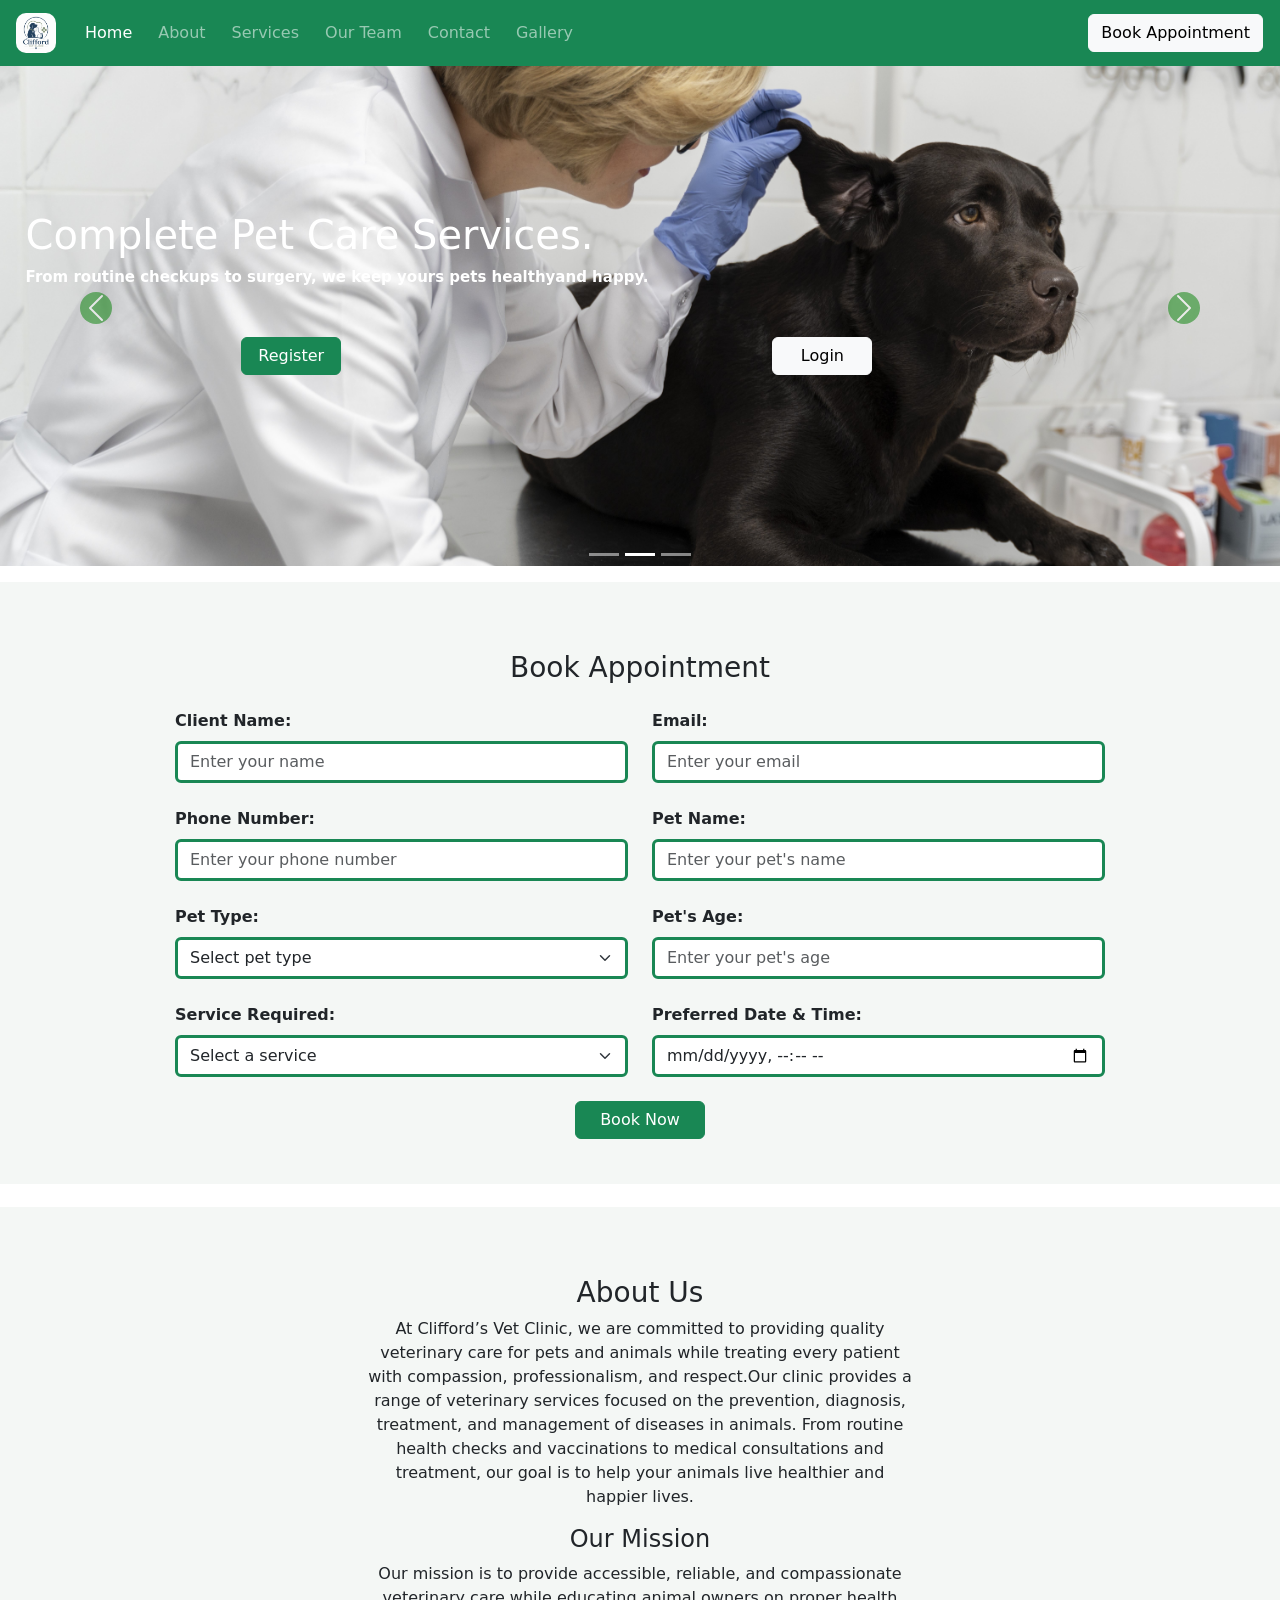
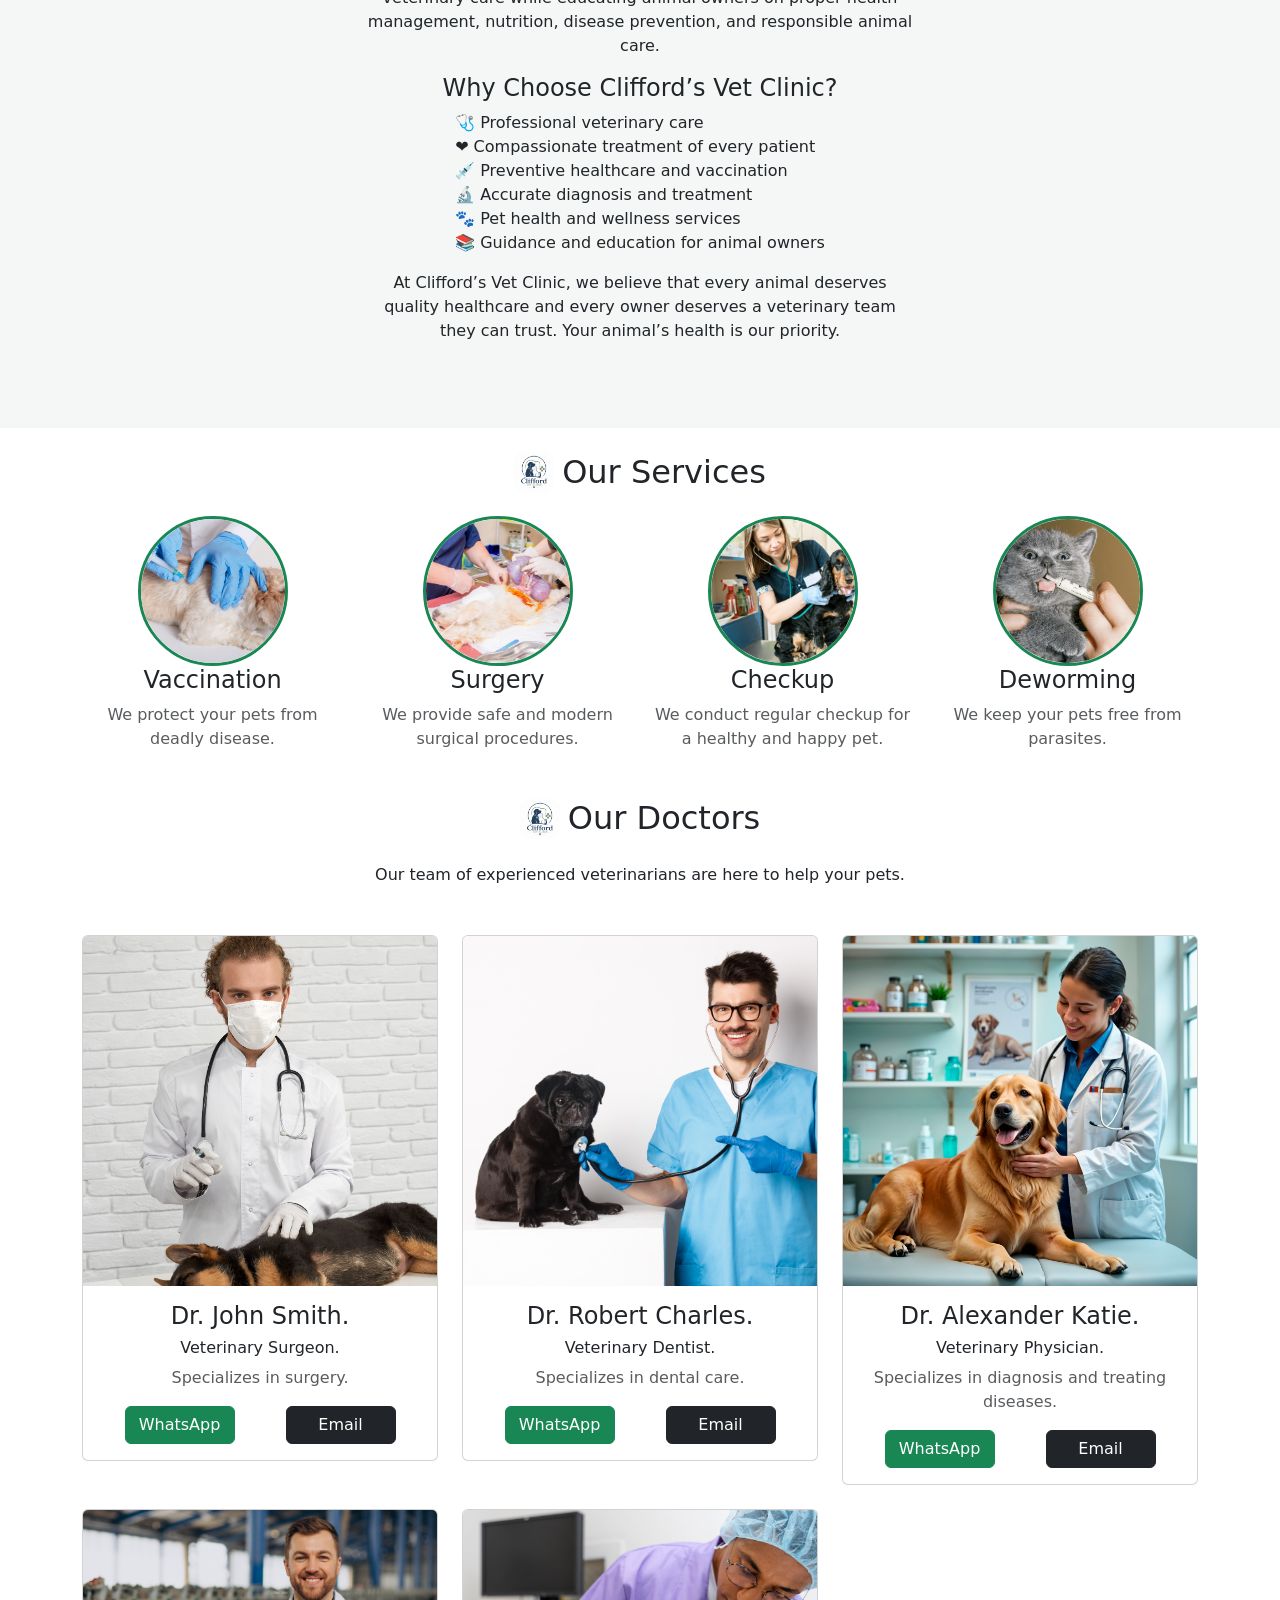
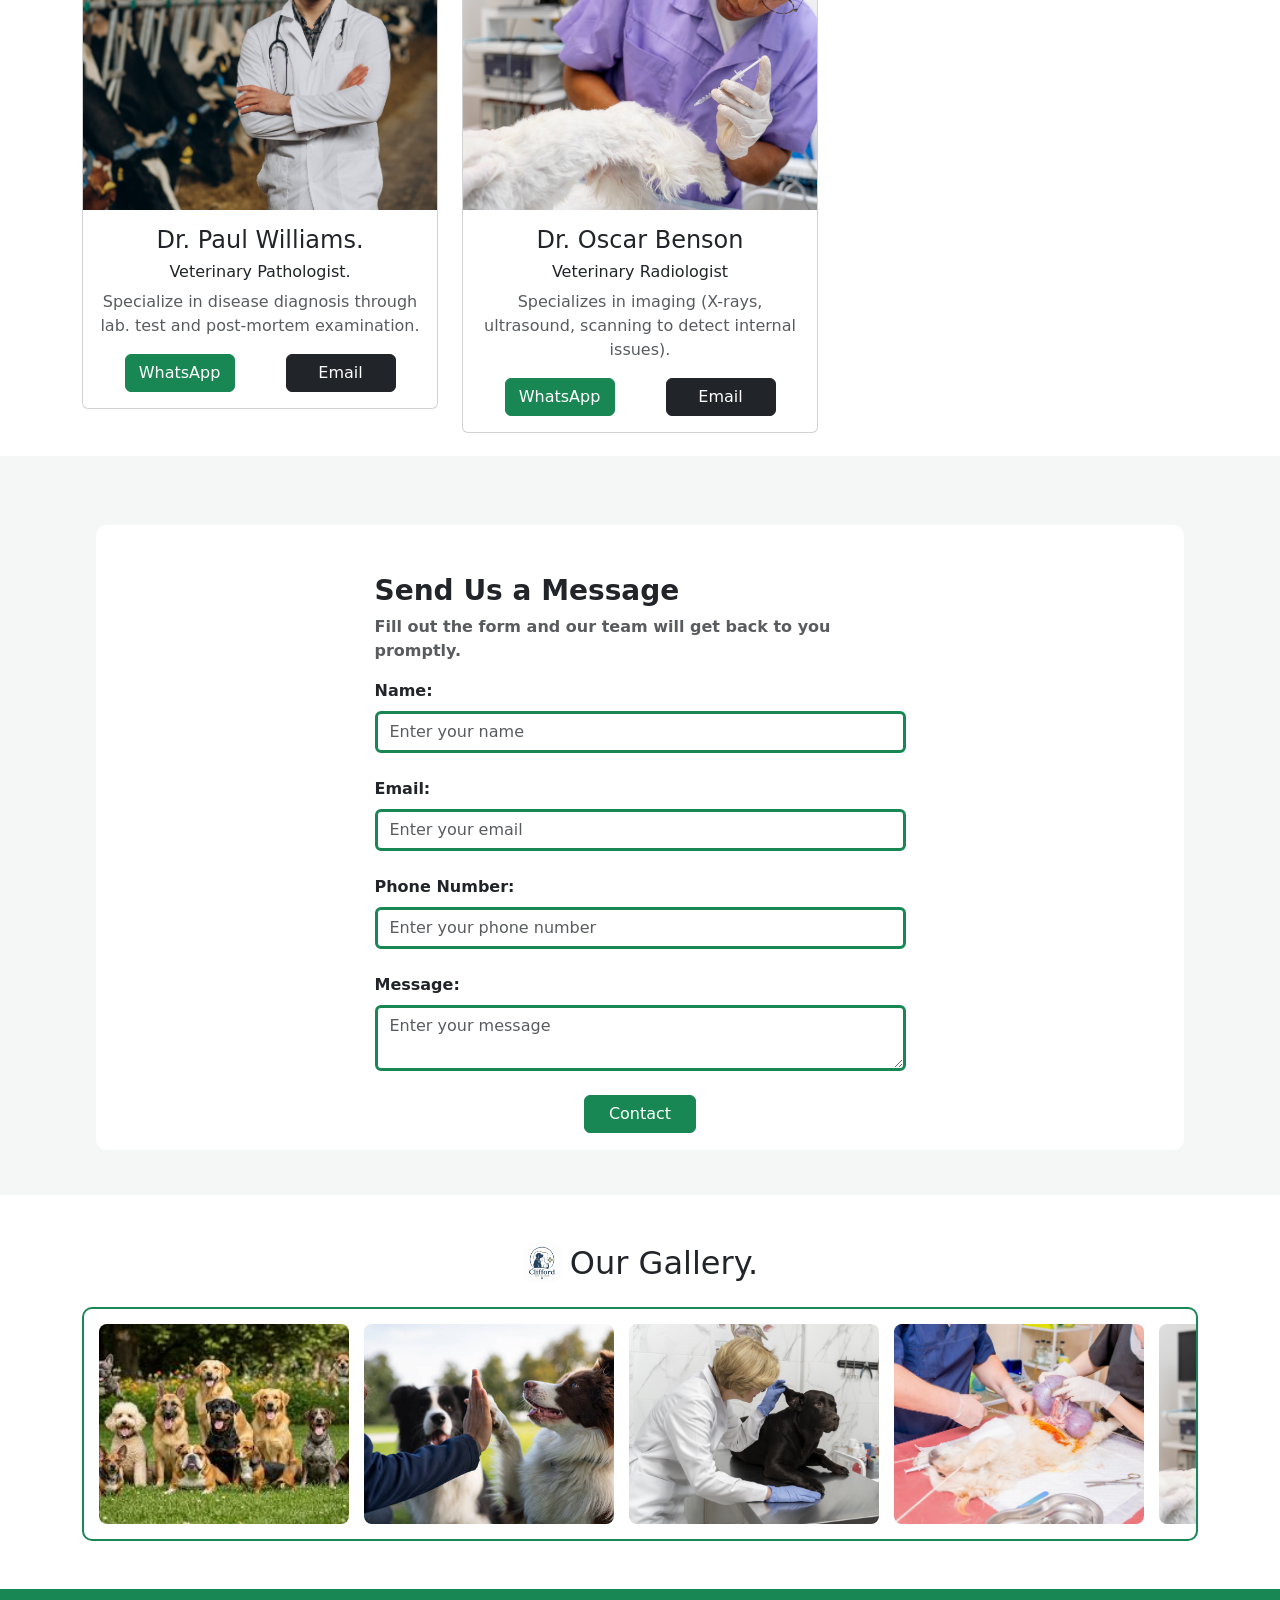
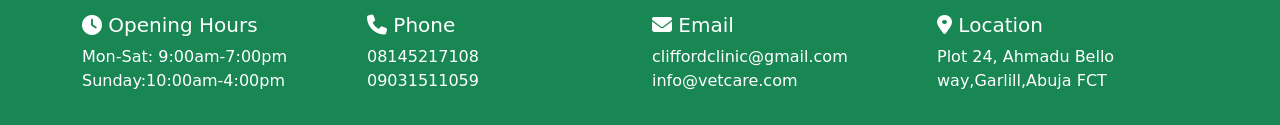
<file: index.html>
<html lang="en">
<head>
    <meta charset="UTF-8">
    <meta name="viewport" content="width=device-width, initial-scale=1.0">
    <link rel="stylesheet"  href="assets/css/style.css">
    <link rel="stylesheet" href="assets/bootrap/bootstrap.min.css">
    <link rel="stylesheet" href="https://cdnjs.cloudflare.com/ajax/libs/font-awesome/6.5.0/css/all.min.css">
    <title>Vet clinic website/ home</title>
    </head>
    <script src="https://cdn.jsdelivr.net/npm/bootstrap@5.3.0/dist/js/bootstrap.bundle.min.js"> </script>
    <body>
      <div class="preloader">
         <div class="loader"></div>
      </div>

 <nav class="navbar navbar-expand-lg navbar-dark bg-success">
     <div class="container-fluid">
    <a class="navbar-brand ms-1" href="#">
      <img class="logo" src="assets/images/logo.png" style="height: 40px;">
    </a>
    <button class="navbar-toggler" type="button" data-bs-toggle="collapse" data-bs-target="#navbarSupportedContent" aria-controls="navbarSupportedContent" aria-expanded="false" aria-label="Toggle navigation">
      <span class="navbar-toggler-icon"></span>
    </button>

    <div class=" collapse navbar-collapse" id="navbarSupportedContent">
      <ul class=" navbar-nav me-auto text-center">
        <li class="nav-item ">
          <a class="nav-link active" aria-current="page" href="index.html">Home</a>
        </li>
        <li class="nav-item">
          <a class="nav-link" href="#about">About</a>
        </li>
        <li class="nav-item">
          <a class="nav-link" href="#services">Services</a>
        </li>
        <li class="nav-item">
          <a class="nav-link" href="#ourteam">Our Team</a>
        </li>
        <li class="nav-item">
          <a class="nav-link" href="#contact">Contact</a>
        </li>
        <li class="nav-item">
          <a class="nav-link" href="#gallery">Gallery</a>
        </li>
        
       </ul>
       <ul class="navbar-nav text-center">
         <li class="nav-item">
          <li class="nav-item">
       <a href="#appointment" class="btn btn-light">Book Appointment</a>
         </li>
       </ul>
       </div>
       </div>
    </nav>
    <div id="carouselExampleCaptions" class="carousel slide" data-bs-ride="carousel" data-bs-interval="3000">
    <div class="carousel-indicators">
    <button type="button" data-bs-target="#carouselExampleCaptions" data-bs-slide-to="0" class="active" aria-current="true" aria-label="Slide 1"></button>
    <button type="button" data-bs-target="#carouselExampleCaptions" data-bs-slide-to="1" aria-label="Slide 2"></button>
    <button type="button" data-bs-target="#carouselExampleCaptions" data-bs-slide-to="2" aria-label="Slide 3"></button>
  </div>
  <div class="carousel-inner">
    <div class="carousel-item active  mb-3">
      <img src="assets/images/gallery-2.jpg" class="d-block w-100">
      <div class="carousel-caption text-start  text-dark">
        <h5>Caring for Your Pets Like Family.</h5>
        <p>Professional Veterinary care with love,experience and wonderful care.</p>
         <div class="d-flex justify-content-around mt-5">
          <a href="register-client.html" class="btn btn-success carousel-btn">Register</a>
          <a href="login.html" class=" btn btn-light carousel-btn">Login</a>
        </div>
      </div>
    </div>
    <div class="carousel-item mb-3">
      <img src="assets/images/carousel-3.jpg" class="d-block w-100">
      <div class="carousel-caption text-start  text-dark">
        <h5>Complete Pet Care Services.</h5>
        <p>From routine checkups to surgery, we keep yours pets healthyand happy.</p>
         <div class="d-flex justify-content-around mt-5">
           <a href="register-client.html" class="btn btn-success carousel-btn">Register</a>
          <a href="login.html" class=" btn btn-light carousel-btn">Login</a>
        </div>
    
      </div>
    </div>
    <div class="carousel-item mb-3">
      <img src="assets/images/doctor-5.jpg" class="d-block w-100">
      <div class="carousel-caption text-start  text-dark">
        <h5>Experienced & Friendly Vets.</h5>
        <p>Our team is dedicated to giving your pets the best care possible.</p>
        <div class="d-flex justify-content-around mt-5 ">
            <a href="register-client.html" class="btn btn-success carousel-btn">Register</a>
          <a href="login.html" class=" btn btn-light carousel-btn">Login</a>
        </div>
      </div>
    </div>
  </div>
  <button class="carousel-control-prev" type="button" data-bs-target="#carouselExampleCaptions" data-bs-slide="prev">
    <span class="carousel-control-prev-icon" aria-hidden="true"></span>
    <span class="visually-hidden">Previous</span>
  </button>
  <button class="carousel-control-next" type="button" data-bs-target="#carouselExampleCaptions" data-bs-slide="next">
    <span class="carousel-control-next-icon" aria-hidden="true"></span>
    <span class="visually-hidden">Next</span>
  </button>
</div>
</div>

<section id="appointment" class="appointment">
  <div class="container mt-4 booking text-dark fw-bold">

    <div class="col-md-10 mx-auto">

      <h3 class="text-center mb-4">Book Appointment</h3>

      <form class="appointment-form">

        <div class="row">

         
          <div class="col-6 mb-4">
            <label for="name" class="form-label">Client Name:</label>
            <input type="text" class="form-control control" id="name"
                   placeholder="Enter your name" required>
          </div>

          
          <div class="col-6 mb-4">
            <label for="email" class="form-label">Email:</label>
            <input type="email" class="form-control control" id="email"
                   placeholder="Enter your email" required>
          </div>

          
          <div class="col-6 mb-4">
            <label for="phone" class="form-label">Phone Number:</label>
            <input type="tel" class="form-control control" id="phone"
                   placeholder="Enter your phone number" required>
          </div>

         
          <div class="col-6 mb-4">
            <label for="petName" class="form-label">Pet Name:</label>
            <input type="text" class="form-control control" id="petName"
                   placeholder="Enter your pet's name" required>
          </div>

          
          <div class="col-6 mb-4">
            <label for="petType" class="form-label">Pet Type:</label>
            <select class="form-select control" id="petType" required>
              <option selected disabled>Select pet type</option>
              <option value="1">Dog</option>
              <option value="2">Cat</option>
              <option value="3">Rabbit</option>
              <option value="4">Bird</option>
              <option value="5">Others</option>
            </select>
          </div>

         
          <div class="col-6 mb-4">
            <label for="petAge" class="form-label">Pet's Age:</label>
            <input type="number" class="form-control control" id="petAge"
                   placeholder="Enter your pet's age" required>
          </div>

          
          <div class="col-6 mb-4">
            <label for="service" class="form-label">Service Required:</label>
            <select class="form-select control" id="service" required>
              <option selected disabled>Select a service</option>
              <option value="1">General Consultation</option>
              <option value="2">Vaccination</option>
              <option value="3">Grooming</option>
              <option value="4">Dental Care</option>
              <option value="5">Others</option>
            </select>
          </div>

         
          <div class="col-6 mb-4">
            <label for="appointmentDate" class="form-label">
              Preferred Date & Time:
            </label>
            <input type="datetime-local" class="form-control control"
                   id="appointmentDate" required>
          </div>

        </div>

       
        <div class="text-center">
          <a href="#" class="btn btn-success px-4">Book Now</a>
        </div>

      </form>

    </div>
  </div>
</section>



     <section id="about" class="about">
  <div class="container mt-4">
            <div class="row">
                <div class="col-md-6 mx-auto   mb-4 text-center">
                 <h3>About Us</h3>
                 <p>At Clifford’s Vet Clinic, we are committed to providing quality veterinary care for pets and animals while treating every patient with compassion, professionalism, and respect.Our clinic provides a range of veterinary services focused on the prevention, diagnosis, treatment, and management of diseases in animals. From routine health checks and vaccinations to medical consultations and treatment, our goal is to help your animals live healthier and happier lives.
                  </p>
            <h4> Our Mission</h4>
            <p>Our mission is to provide accessible, reliable, and compassionate veterinary care while educating animal owners on proper health management, nutrition, disease prevention, and responsible animal care.
            </p>
            <h4>Why Choose Clifford’s Vet Clinic?</h4>
           <div class="text-center">
            <ul class="list-unstyled d-inline-block text-start">
              <li>🩺 Professional veterinary care</li>
              <li>❤️ Compassionate treatment of every patient</li>
              <li>💉 Preventive healthcare and vaccination</li>
              <li>🔬 Accurate diagnosis and treatment</li>
              <li>🐾 Pet health and wellness services</li>
              <li>📚 Guidance and education for animal owners</li>
            </ul>
            </div>
            <p>
            At Clifford’s Vet Clinic, we believe that every animal deserves quality healthcare and every owner deserves a veterinary team they can trust.
             Your animal’s health is our priority.
             </p>
        </div>
        </div>
                
      </div> 

    </section>

     <section  id="services">
        <div class="d-flex align-items-center gap-2 mt-4 justify-content-center">
            <img class="logo" src="assets/images/logo.png" width="40">
            <h2 class="m-0 text-dark">Our Services</h2>
            
        </div>
        <div class="container mt-4">
            <div class="row">
                <div class="col-md-3 mb-4">
                    <div class="card-1 text-center">
                       <img class="card-img-top-1" src="assets/images/gallery-3.jpg"  style="height: 200px; object-fit: cover;">
                        <div class="card-body  text-center">
                            <h4 class="text-dark">Vaccination</h4>
                            <p class="card-text text-muted">We protect your pets from deadly disease.</p>
                        </div>
                       
                    </div>
                </div>
                 <div class="col-md-3 mb-4">
                    <div class="card-1 text-center">
                      <img class="card-img-top-1" src="assets/images/surgery.jpg.webp"  style="height: 200px; object-fit: cover;">
                        
                        <div class="card-body  text-center">
                            <h4  class="text-dark">Surgery</h4>
                            <p class="card-text text-muted">We provide safe and modern surgical procedures.</p>
                        </div>
                        
                    </div>
                </div>
                <div class="col-md-3 mb-4">
                    <div class="card-1 text-center">
                       <img class="card-img-top-1" src="assets/images/checkup.jpg" style="height: 200px; object-fit: cover;" >
                        
                        <div class="card-body  text-center ">
                            <h4  class="text-dark">Checkup</h4>
                            <p class="card-text text-muted">We conduct regular checkup for a healthy and happy pet.</p>
                        </div>
                       
                    </div>
                </div>
                <div class="col-md-3 mb-4">
                    <div class="card-1 text-center">
                       <img class="card-img-top-1 " src="assets/images/deworming.webp" style="height: 200px; object-fit: cover;">
                        
                        <div class="card-body  text-center ">
                            <h4  class="text-dark">Deworming</h4>
                            <p class="card-text text-muted">We keep your pets free from parasites. </p>
                        </div>
                       
                    </div>
                </div>
            </div>
        </div>
        </section>  
        

        <section id="ourteam">
    <div class="d-flex align-items-center gap-2 mt-4 mb-4 justify-content-center">
            <img class="logo" src="assets/images/logo.png" width="40">
            <h2 class="m-0 text-dark">Our Doctors</h2>
     </div>
    <div class="text-center mt-2 text-dark">
        <p>Our team of experienced veterinarians are here to help your pets.</p>
    </div>
        <div class="container mt-4">
            <div class="row">
                <div class="col-md-4 mt-4">
                    <div class="card">
                        <img class="card-img-top" src="assets/images/doctor-1.jpg"  style="height: 350px; object-fit: cover;">
                        <div class="card-body  text-center text-dark">
                            <h4>Dr. John Smith.</h4>
                            <h6>Veterinary Surgeon.</h6>
                            <p class="card-text text-muted">Specializes in surgery.</p>
                             <div class="d-flex justify-content-around ">
                                  <a href="https://wa.me/2348145217108"  class="btn btn-success doctor-btn">WhatsApp</a>
                                  <a href="mailto:chijinduonyenaturuchi@gmail.com" class="btn btn-dark doctor-btn">Email</a>
                                  
                             </div>
                        </div>
                    </div>
                </div> 
                 <div class="col-md-4 mt-4">
                    <div class="card">
                        <img class="card-img-top" src="assets/images/doctor-2.jpg"  style="height: 350px; object-fit: cover;">
                        <div class="card-body  text-center text-dark">
                            <h4>Dr. Robert Charles.</h4>
                            <h6>Veterinary Dentist.</h6>
                            <p class="card-text text-muted">Specializes in dental care.</p>
                            <div class="d-flex justify-content-around ">
                                  <a href="https://wa.me/2348145217108"  class="btn btn-success doctor-btn">WhatsApp</a>
                                  <a href="mailto:chijinduonyenaturuchi@gmail.com" class=" btn btn-dark doctor-btn">Email</a>
                                  
                             </div>
                            
                       </div>
                    </div>
                 </div> 
                 <div class="col-md-4 mt-4">
                    <div class="card">
                        <img class="card-img-top" src="assets/images/doctor-3.jpg"  style="height: 350px; object-fit: cover;">
                        <div class="card-body  text-center text-dark">
                            <h4>Dr. Alexander Katie.</h4>
                            <h6>Veterinary Physician.</h6>
                            <p class="card-text text-muted">Specializes in  diagnosis and treating diseases.</p>
                            <div class="d-flex justify-content-around ">
                                  <a href="https://wa.me/2348145217108"  class="btn btn-success doctor-btn">WhatsApp</a>
                                  <a href="mailto:chijinduonyenaturuchi@gmail.com" class=" btn btn-dark doctor-btn">Email</a>
                                  
                             </div>
                       </div>
                    </div>
                 </div> 
                 <div class="col-md-4 mt-4">
                    <div class="card">
                        <img class="card-img-top" src="assets/images/doctor-4.jpg"  style="height: 300px; object-fit: cover;">
                        <div class="card-body  text-center text-dark">
                            <h4>Dr. Paul Williams.</h4>
                            <h6>Veterinary Pathologist.</h6>
                            <p class="card-text text-muted">Specialize in disease diagnosis through lab. test and post-mortem examination.</p>
                           <div class="d-flex justify-content-around ">
                                  <a href="https://wa.me/2348145217108"  class="btn btn-success doctor-btn">WhatsApp</a>
                                  <a href="mailto:chijinduonyenaturuchi@gmail.com" class=" btn btn-dark doctor-btn">Email</a>
                                  
                             </div>
                       </div>
                    </div>
                 </div> 
                 <div class="col-md-4 mt-4">
                    <div class="card">
                        <img class="card-img-top" src="assets/images/doctor-5.jpg"  style="height: 300px; object-fit: cover;">
                        <div class="card-body  text-center text-dark">
                            <h4>Dr. Oscar Benson</h4>
                            <h6>Veterinary Radiologist</h6>
                            <p class="card-text text-muted"> Specializes in imaging (X-rays, ultrasound, scanning to detect internal issues).</p>
                           <div class="d-flex justify-content-around ">
                                  <a href="https://wa.me/2348145217108"  class="btn btn-success doctor-btn">WhatsApp</a>
                                  <a href="mailto:chijinduonyenaturuchi@gmail.com" class=" btn btn-dark doctor-btn ">Email</a>
                                  
                             </div>
                       </div>
                    </div>
                 </div>        
            </div>
        </div>
    </section>

<section id="contact" class="contact-main">
  <div class="container mt-4 contact fw-bold">
    <div class="col-12 col-md-8 col-lg-6 mx-auto mt-5  ">

      <h3 class=" mb-2 fw-bold">Send Us a Message</h3>
      <p class="text-muted">Fill out the form and our team will get back to you promptly.</p>


      <form>
        

        <div class=" mb-4">
          <label for="name" class="form-label">Name:</label>
          <input type="text" class="form-control contact-control" id="name"
                 placeholder="Enter your name"required>
        </div>

        <div class=" mb-4">
          <label for="email" class="form-label">Email:</label>
          <input type="email" class="form-control contact-control" id="email"
                 placeholder="Enter your email"required>
        </div>

        <div class=" mb-4">
          <label for="phone" class="form-label">Phone Number:</label>
          <input type="tel" class="form-control contact-control" id="phone"
                 placeholder="Enter your phone number"required>
        </div>

        <div class=" mb-4">
          <label for="message" class="form-label">Message:</label>
          <textarea class="form-control contact-control" id="message" 
                    placeholder="Enter your message" required></textarea>
        </div>

         <div class="text-center">
        <a href="#" class="btn btn-success mb-3 px-4">Contact
        </a>
             
       </div>
      

      </form>

    </div>
  </div>
  
</section>
  
 <section id="gallery">

    <div class="d-flex align-items-center gap-2 mt-5 justify-content-center">
        <img class="logo" src="assets/images/logo.png" width="40">
        <h2 class="m-0 text-dark">Our Gallery.</h2>
    </div>

    <div class="container mt-4">

        <div class="gallery-box">

            <div class="gallery-track">

            <img src="assets/images/home-1.jpg"  style="height: 200px; object-fit: cover;" >
            <img src="assets/images/carousel-2.jpg" style="height: 200px; object-fit: cover;">
            <img src="assets/images/carousel-3.jpg" style="height: 200px; object-fit: cover;">
            <img src="assets/images/surgery.jpg.webp" style="height: 200px; object-fit: cover;">
            <img src="assets/images/doctor-5.jpg" style="height: 200px; object-fit: cover;">
            <img src="assets/images/deworming.webp" style="height: 200px; object-fit: cover;">
            <img src="assets/images/nutrition.jpg" style="height: 200px; object-fit: cover;">
            <img src="assets/images/home.jpg" style="height: 200px; object-fit: cover;">
            <img src="assets/images/vaccination.jpg" style="height: 200px; object-fit: cover;">

             <img src="assets/images/home-1.jpg"  style="height: 200px; object-fit: cover;" >
            <img src="assets/images/carousel-2.jpg" style="height: 200px; object-fit: cover;">
            <img src="assets/images/carousel-3.jpg" style="height: 200px; object-fit: cover;">
            </div>

        </div>

    </div>

</section>

 <footer class="bg-success text-white pt-4 mt-5">
            <div class="container">
                <div class="row text-center text-md-start">
                    <div class="col-md-3 mb-3">
                       
                        <h5> <i class="fa-solid fa-clock"></i> Opening Hours</h5>
                           
                        <p>Mon-Sat: 9:00am-7:00pm <br> Sunday:10:00am-4:00pm</p>
                    </div>
                    <div class="col-md-3 mb-3">
                        <h5><i class="fa-solid fa-phone"> </i> Phone</h5>
                        <p>08145217108 <br> 09031511059</p>
                    </div>
                    <div class="col-md-3 mb-3">
                        <h5><i class="fa-solid fa-envelope"></i> Email</h5>
                        <p>cliffordclinic@gmail.com <br> info@vetcare.com</p>
                    </div>
                    <div class="col-md-3 mb-3">
                        <h5><i class="fa fa-map-marker-alt"></i> Location</h5>
                        <p>Plot 24, Ahmadu Bello way,Garlill,Abuja FCT</p>
                        </div>
                        
                </div> 
            </div>
        </footer>
           
    </body>
    </html>
</file>
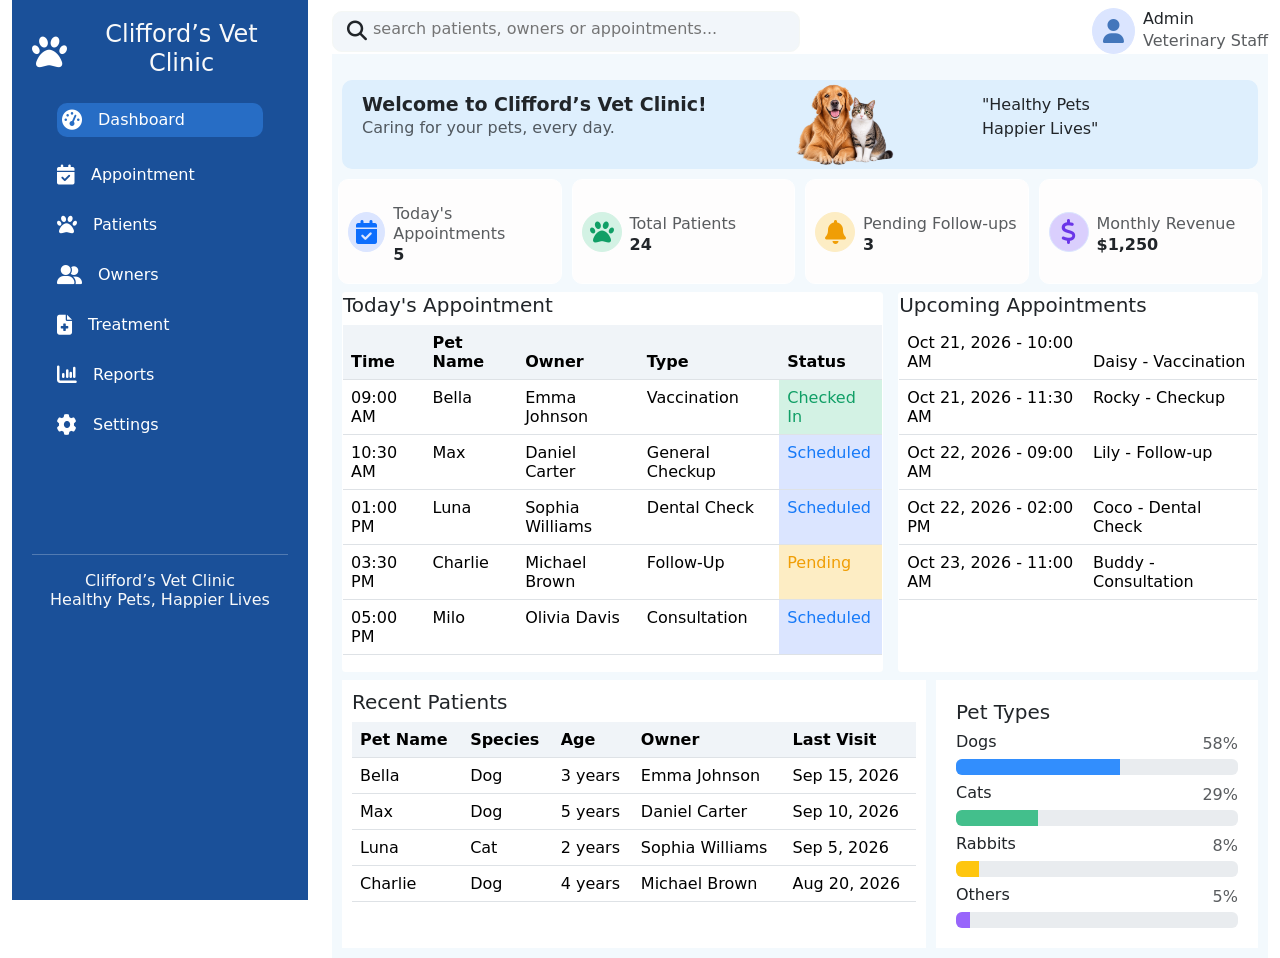
<file: dashboard.html>
<html lang="en">
  <head>
    <meta charset="UTF-8">
    <meta name="viewport" content="width=device-width, initial-scale=1.0">
    <link rel="stylesheet" href="assets/css/style.css">
    <link rel="stylesheet" href="assets/bootrap/bootstrap.min.css">
    <link rel="stylesheet" href="https://cdnjs.cloudflare.com/ajax/libs/font-awesome/6.5.0/css/all.min.css">
    <title>Vet clinic website/ dashboard</title>
  </head>
  <script src="https://cdn.jsdelivr.net/npm/bootstrap@5.3.0/dist/js/bootstrap.bundle.min.js"></script>
  <body>
    <div class="preloader">
      <div class="loader"></div>
    </div>
    <div class="container-fluid">
      <div class="row">
        <div class="col-md-3 gap-4">
          <nav class="sidebar">
            <span class="d-flex align-items-center gap-2 ">
               <i class="fa-solid fa-paw cliff-font"></i>
            <h4 class="text-light text-center">Clifford’s Vet Clinic</h4>

            </span>
           
            <ul class="sidebar-menu d-flex flex-column gap-3">
              <li class="nav-item ">
                <a class="nav-link active-1 d-flex align-items-center gap-3" href="#">
                  <i class="fa-solid fa-gauge-high"></i>Dashboard </a>
              </li>
              <li class="nav-item">
                <a class="nav-link d-flex align-items-center gap-3" href="#">
                  <i class="fa-solid fa-calendar-check"></i>Appointment </a>
              </li>
              <li class="nav-item">
                <a class="nav-link d-flex align-items-center gap-3" href="#">
                  <i class="fa-solid fa-paw"></i>Patients </a>
              </li>
              <li class="nav-item">
                <a class="nav-link d-flex align-items-center gap-3" href="#">
                  <i class="fa-solid fa-user-group"></i>Owners </a>
              </li>
              <li class="nav-item">
                <a class="nav-link d-flex align-items-center gap-3" href="#">
                  <i class="fa-solid fa-file-medical"></i>Treatment </a>
              </li>
              <li class="nav-item">
                <a class="nav-link d-flex align-items-center gap-3" href="#">
                  <i class="fa-solid fa-chart-column"></i>Reports </a>
              </li>
              <li class="nav-item">
                <a class="nav-link d-flex align-items-center gap-3" href="#">
                  <i class="fa-solid fa-gear"></i>Settings </a>
              </li>
            </ul>
          
            <div class="line-break">
              <hr class="text-light">
              <h6 class="text-center text-light">Clifford’s Vet Clinic <br>Healthy Pets, Happier Lives </h6>
            </div>
        </div>
       </nav>
        <div class="col-md-9 content">
          <div class="d-flex align-items-center  justify-content-between mt-2">
            <div class="search-box">
              <i class="fa-solid fa-magnifying-glass text-dark"></i>
              <input type="search" placeholder="search patients, owners or appointments...">
            </div>
            <div class="d-flex align-items-center gap-2">
              <span class="admin-icon">
                <i class="fa-solid fa-user text-dark"></i>
              </span>
              <div class="d-flex flex-column">
                <h6 class="mb-0">Admin</h6>
                <p class="mb-0 text-muted">Veterinary Staff</p>
              </div>
            </div>
          </div>
          <div class=" body">
            <div class="banner mt-3">
              <div>
                <h6 class="fw-bold banner-head mb-0">Welcome to Clifford’s Vet Clinic!</h6>
                <p class="text-muted">Caring for your pets, every day.</p>
              </div>
              <img class="banner-img" src="assets/images/banner.png" width="100">
              <p class="banner-end">"Healthy Pets <br>Happier Lives" </p>
            </div>
            <div class="row  g-2 bar-main ">
              <div class="col d-flex align-items-center gap-2 bar-1">
                <span class="bar-1-icon first-bar">
                  <i class="fa-solid fa-calendar-check text-primary"></i>
                </span>
                <div class="mt-4">
                  <h6 class=" text-muted mb-0">Today's Appointments</h6>
                  <p class="fw-bold">5</p>
                </div>
              </div>
              <div class="col d-flex align-items-center  gap-2  bar-1">
                <span class="bar-1-icon second-bar">
                  <i class="fa-solid fa-paw "></i>
                </span>
                <div class="mt-4">
                  <h6 class=" text-muted mb-0">Total Patients</h6>
                  <p class="fw-bold">24</p>
                </div>
              </div>
              <div class="col d-flex align-items-center   gap-2  bar-1">
                <span class="bar-1-icon third-bar">
                  <i class="fa-solid fa-bell "></i>
                </span>
                <div class="mt-4">
                  <h6 class=" text-muted mb-0">Pending Follow-ups</h6>
                  <p class="fw-bold">3</p>
                </div>
              </div>
              <div class="col d-flex align-items-center  gap-2  bar-1">
                <span class="bar-1-icon fourth-bar">
                  <i class="fa-solid fa-dollar-sign"></i>
                </span>
                <div class="mt-4">
                  <h6 class=" text-muted mb-0">Monthly Revenue</h6>
                  <p class="fw-bold">$1,250</p>
                </div>
              </div>
            </div>

       <section>
            <div class="table-main mt-2">
              <div class="table-1">
                <table class="table">
                  <h5>Today's Appointment</h5>
                  <thead>
                    <tr>
                      <th class="table-head-1" scope="col">Time</th>
                      <th class="table-head-1" scope="col">Pet Name</th>
                      <th class="table-head-1" scope="col">Owner</th>
                      <th class="table-head-1" scope="col">Type</th>
                      <th class="table-head-1" scope="col">Status</th>
                    </tr>
                  </thead>
                  <tbody>
                    <tr>
                      <td scope="row">09:00 AM</td>
                      <td>Bella</td>
                      <td>Emma Johnson</td>
                      <td>Vaccination</td>
                      <td class="table-color-1">Checked In</td>
                    </tr>
                    <tr>
                      <td scope="row">10:30 AM</td>
                      <td>Max</td>
                      <td>Daniel Carter</td>
                      <td>General Checkup</td>
                      <td class="table-color-2">Scheduled</td>
                    </tr>
                    <tr>
                      <td scope="row">01:00 PM</td>
                      <td>Luna</td>
                      <td>Sophia Williams</td>
                      <td>Dental Check</td>
                      <td class="table-color-2">Scheduled</td>
                    </tr>
                    <tr>
                      <td scope="row">03:30 PM</td>
                      <td>Charlie</td>
                      <td>Michael Brown</td>
                      <td>Follow-Up</td>
                      <td class="table-color-3">Pending</td>
                    </tr>
                    <tr>
                      <td scope="row">05:00 PM</td>
                      <td>Milo</td>
                      <td>Olivia Davis</td>
                      <td>Consultation</td>
                      <td class="table-color-2">Scheduled</td>
                    </tr>
                  </tbody>
                </table>
              </div>
              
              <div class="table-2">
                <table class="table">
                  <h5>Upcoming Appointments</h5>
                  <thead>
                    <tr>
                      <td scope="col">Oct 21, 2026 - 10:00 AM</td>
                      <td scope="col">Daisy - Vaccination</td>
                    </tr>
                  </thead>
                  <tbody>
                    <tr>
                      <td scope="row">Oct 21, 2026 - 11:30 AM</td>
                      <td>Rocky - Checkup</td>
                    </tr>
                    <tr>
                      <td scope="row">Oct 22, 2026 - 09:00 AM</td>
                      <td>Lily - Follow-up</td>
                    </tr>
                    <tr>
                      <td scope="row">Oct 22, 2026 - 02:00 PM</td>
                      <td>Coco - Dental Check</td>
                    </tr>
                    <tr>
                      <td scope="row">Oct 23, 2026 - 11:00 AM</td>
                      <td>Buddy - Consultation</td>
                    </tr>
                  </tbody>
                  </table>
              </div>
            </div>
 </section>


<section>    
  <div class="table-main-2 mt-2">
      <div class="table-3" >
        <table class="table">
          <h5>Recent Patients</h5>
  <thead>
    <tr>
      <th class="table-head-1" scope="col">Pet Name</th>
      <th class="table-head-1" scope="col">Species</th>
      <th class="table-head-1" scope="col">Age</th>
      <th class="table-head-1" scope="col">Owner</th>
      <th class="table-head-1" scope="col">Last Visit</th>
    </tr>
  </thead>
  <tbody>
    <tr>
      <td scope="row">Bella</td>
      <td>Dog</td>
      <td>3 years</td>
      <td>Emma Johnson</td>
      <td>Sep 15, 2026</td>
    </tr>
    <tr>
      <td scope="row">Max</td>
      <td>Dog</td>
      <td>5 years</td>
      <td>Daniel Carter</td>
       <td>Sep 10, 2026</td>
    </tr>
    <tr>
      <td scope="row">Luna</td>
      <td>Cat</td>
      <td>2 years</td>
      <td>Sophia Williams</td>
       <td>Sep 5, 2026</td>
    </tr>
     <tr>
      <td scope="row">Charlie</td>
      <td>Dog</td>
      <td>4 years</td>
      <td>Michael Brown</td>
       <td>Aug 20, 2026</td>
    </tr>
  </tbody>
</table>

</div>

       <div class="progress-card">
          <h5>Pet Types</h5>
          <div class="progress-header  mt-2">
             <h6>Dogs</h6>
            <span class="text-muted">58%</span>
          </div>
  
          <div class="progress">
            <div class="progress-bar-1" style="width: 58%;"></div>
          </div>


           <div class="progress-header  mt-2">
             <h6>Cats</h6>
            <span class="text-muted">29%</span>
          </div>
           <div class="progress">
            <div class="progress-bar-2" style="width: 29%;"></div>
          </div>

          
      <div class="progress-header  mt-2">
             <h6>Rabbits</h6>
            <span class="text-muted">8%</span>
          </div>
           <div class="progress ">
            <div class="progress-bar-3" style="width: 8%;"></div>
          </div>

           <div class="progress-header mt-2">
             <h6>Others</h6>
            <span class="text-muted">5%</span>
          </div>
           <div class="progress">
            <div class="progress-bar-4" style="width: 5%;"></div>
          </div>

 
       


  </div>
  </div>
  </section>
   


          </div>
        </div>
        
  </body>
</html>
</file>
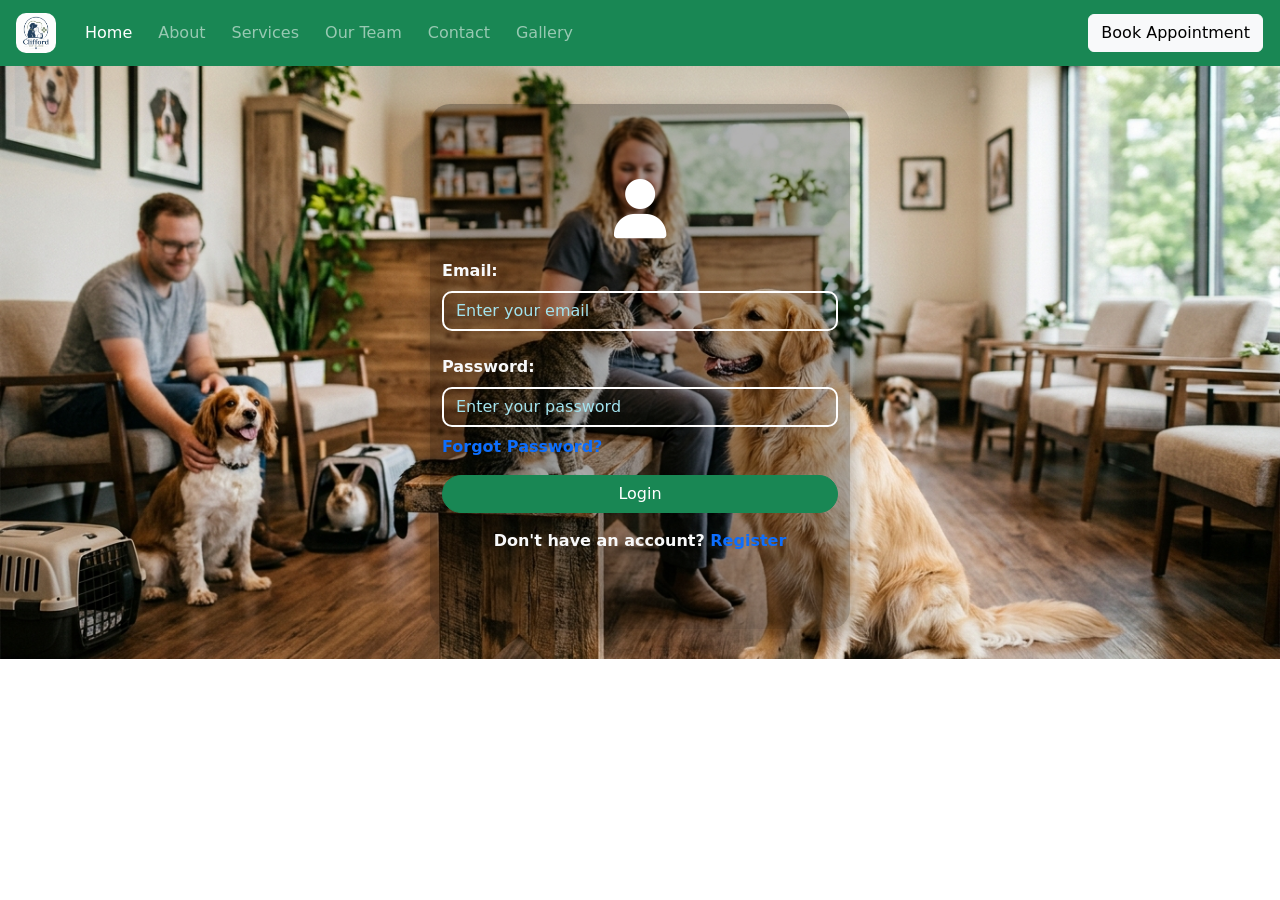
<file: login.html>
<html lang="en">
<head>
    <meta charset="UTF-8">
    <meta name="viewport" content="width=device-width, initial-scale=1.0">
    <link rel="stylesheet"  href="assets/css/style.css">
    <link rel="stylesheet" href="https://cdnjs.cloudflare.com/ajax/libs/font-awesome/6.5.0/css/all.min.css">
    <link href="https://cdn.jsdelivr.net/npm/bootstrap@5.3.8/dist/css/bootstrap.min.css" rel="stylesheet">
    <title>Vet clinic website/login</title>
    </head>
    <script src="https://cdn.jsdelivr.net/npm/bootstrap@5.3.0/dist/js/bootstrap.bundle.min.js"> </script>
    <body>
      <div class="preloader">
         <div class="loader"></div>
      </div>

 <nav class="navbar navbar-expand-lg navbar-dark bg-success">
     <div class="container-fluid">
    <a class="navbar-brand ms-1" href="#">
      <img class="logo" src="assets/images/logo.png" style="height: 40px;">
    </a>
    <button class="navbar-toggler" type="button" data-bs-toggle="collapse" data-bs-target="#navbarSupportedContent" aria-controls="navbarSupportedContent" aria-expanded="false" aria-label="Toggle navigation">
      <span class="navbar-toggler-icon"></span>
    </button>

    <div class=" collapse navbar-collapse" id="navbarSupportedContent">
      <ul class=" navbar-nav me-auto text-center">
        <li class="nav-item ">
          <a class="nav-link active" aria-current="page" href="index.html">Home</a>
        </li>
        <li class="nav-item">
          <a class="nav-link" href="#about">About</a>
        </li>
        <li class="nav-item">
          <a class="nav-link" href="#services">Services</a>
        </li>
        <li class="nav-item">
          <a class="nav-link" href="#ourteam">Our Team</a>
        </li>
        <li class="nav-item">
          <a class="nav-link" href="#contact">Contact</a>
        </li>
        <li class="nav-item">
          <a class="nav-link" href="#gallery">Gallery</a>
        </li>
        
       </ul>
       <ul class="navbar-nav text-center">
         <li class="nav-item">
          <li class="nav-item">
       <a href="appointment.html" class="btn btn-light">Book Appointment</a>
         </li>
       </ul>
       </div>
       </div>
    </nav>

 <section class="login"> 
   <div class="container mt-2   text-light fw-bold log"> 
   
     <span class="user">
      <i class="fa-solid fa-user user-icon"> </i>
     </span>
      <form> 
 
        <div class="mb-4 "> 
          <label for="email" class="form-label">Email:</label> 
          <input type="email" class="form-control control-2" id="email" 
                 placeholder="Enter your email"required> 
        </div> 

        <div class="mb-2"> 
      <label for="password" class="form-label">Password:</label> 
     <input type="password" class="form-control control-2" id="password" 
         placeholder="Enter your password"required> 
    </div> 
    <p><a href="" class="text-decoration-none">Forgot Password?</a></p>

    <div class="text-center "> 
        <a href="dashboard.html" class="btn btn-success w-100 mb-3 px-4  login-btn">Login</a>       
       </div> 
       <div class="text-center">
        <p>Don't have an account?
          <a href="register-client.html" class="text-primary text-decoration-none fw-bold">Register</a>
        </p>
       </div>

       </form>
       </div>
      

    </body>
    </html>
</file>
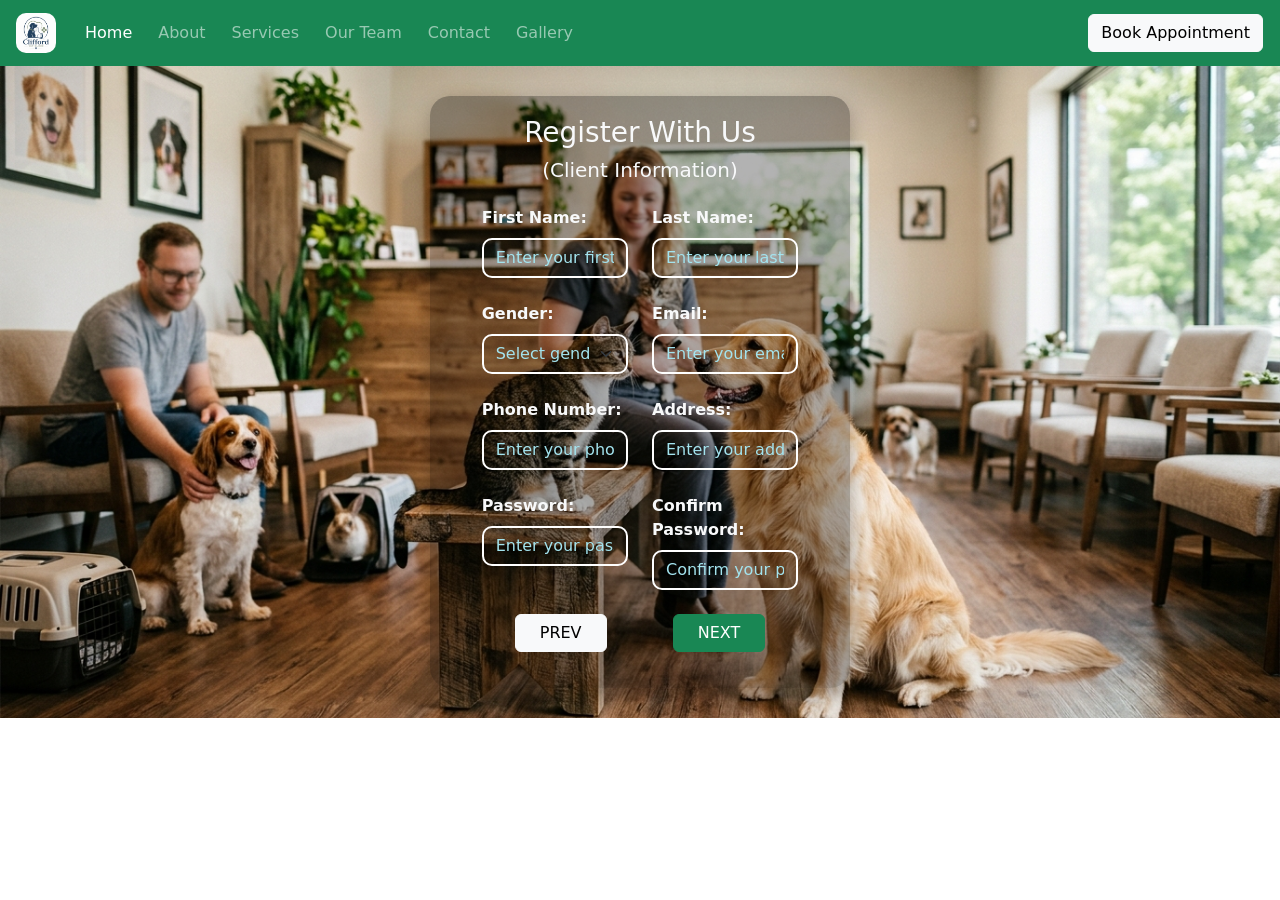
<file: register-client.html>
<html lang="en">
<head>
    <meta charset="UTF-8">
    <meta name="viewport" content="width=device-width, initial-scale=1.0">
    <link rel="stylesheet"  href="assets/css/style.css">
    <link rel="stylesheet" href="https://cdnjs.cloudflare.com/ajax/libs/font-awesome/6.5.0/css/all.min.css">
    <link href="https://cdn.jsdelivr.net/npm/bootstrap@5.3.8/dist/css/bootstrap.min.css" rel="stylesheet">
    <link rel="stylesheet" href="https://cdn.jsdelivr.net/npm/bootstrap-icons@1.13.1/font/bootstrap-icons.min.css">
    <title>Vet clinic website/reg/client</title>
    </head>
    <script src="https://cdn.jsdelivr.net/npm/bootstrap@5.3.0/dist/js/bootstrap.bundle.min.js"> </script>
    <body>
      <div class="preloader">
         <div class="loader"></div>
      </div>

 <nav class="navbar navbar-expand-lg navbar-dark bg-success">
     <div class="container-fluid">
    <a class="navbar-brand ms-1" href="#">
      <img class="logo" src="assets/images/logo.png" style="height: 40px;">
    </a>
    <button class="navbar-toggler" type="button" data-bs-toggle="collapse" data-bs-target="#navbarSupportedContent" aria-controls="navbarSupportedContent" aria-expanded="false" aria-label="Toggle navigation">
      <span class="navbar-toggler-icon"></span>
    </button>

    <div class=" collapse navbar-collapse" id="navbarSupportedContent">
      <ul class=" navbar-nav me-auto text-center">
        <li class="nav-item ">
          <a class="nav-link active" aria-current="page" href="index.html">Home</a>
        </li>
        <li class="nav-item">
          <a class="nav-link" href="#about">About</a>
        </li>
        <li class="nav-item">
          <a class="nav-link" href="#services">Services</a>
        </li>
        <li class="nav-item">
          <a class="nav-link" href="#ourteam">Our Team</a>
        </li>
        <li class="nav-item">
          <a class="nav-link" href="#contact">Contact</a>
        </li>
        <li class="nav-item">
          <a class="nav-link" href="#gallery">Gallery</a>
        </li>
        
       </ul>
       <ul class="navbar-nav text-center">
         <li class="nav-item">
          <li class="nav-item">
       <a href="appointment.html" class="btn btn-light">Book Appointment</a>
         </li>
       </ul>
       </div>
       </div>
    </nav>


  
<section class="client-reg">

  <div class="container  text-light fw-bold client">

    <div class="reg-form col-md-10 mx-auto">

      <h3 class="text-center">Register With Us</h3>
      <h5 class="text-center mb-4">(Client Information)</h5>

      <form>

        <div class="row">

          
          <div class="col-6 mb-4">
            <label for="firstName" class="form-label">First Name:</label>
            <input type="text" class="form-control control-2" id="firstName"
                   placeholder="Enter your first name" required>
          </div>

          
          <div class="col-6 mb-4">
            <label for="lastName" class="form-label">Last Name:</label>
            <input type="text" class="form-control control-2" id="lastName"
                   placeholder="Enter your last name" required>
          </div>

         
          <div class="col-6 mb-4">
            <label for="gender" class="form-label">Gender:</label>
            <select class="form-select control-2" id="gender" required>
              <option selected disabled>Select gender</option>
              <option value="male">Male</option>
              <option value="female">Female</option>
            </select>
          </div>

          
          <div class="col-6 mb-4">
            <label for="email" class="form-label">Email:</label>
            <input type="email" class="form-control control-2" id="email"
                   placeholder="Enter your email" required>
          </div>

          
          <div class="col-6 mb-4">
            <label for="phone" class="form-label">Phone Number:</label>
            <input type="tel" class="form-control control-2" id="phone"
                   placeholder="Enter your phone number" required>
          </div>

          
          <div class="col-6 mb-4">
            <label for="address" class="form-label">Address:</label>
            <input type="text" class="form-control control-2" id="address"
                   placeholder="Enter your address" required>
          </div>

          
          <div class="col-md-6 mb-4">
            <label for="password" class="form-label">Password:</label>
            <input type="password" class="form-control control-2" id="password"
                   placeholder="Enter your password" required>
          </div>

         
          <div class="col-md-6 mb-4">
            <label for="confirmPassword" class="form-label">
              Confirm Password:
            </label>
            <input type="password" class="form-control control-2"
                   id="confirmPassword"
                   placeholder="Confirm your password" required>
          </div>

        </div>

       
        <div class="text-center d-flex justify-content-around">

          <a href="index.html"
             class="btn btn-light mb-3 px-4 back-btn">
            PREV
          </a>

          <a href="register-pets.html"
             class="btn btn-success mb-3 px-4 next-btn">
            NEXT
          </a>

        </div>

      </form>

    </div>
  </div>

</section>

    

  


    </body>
    </html>
</file>
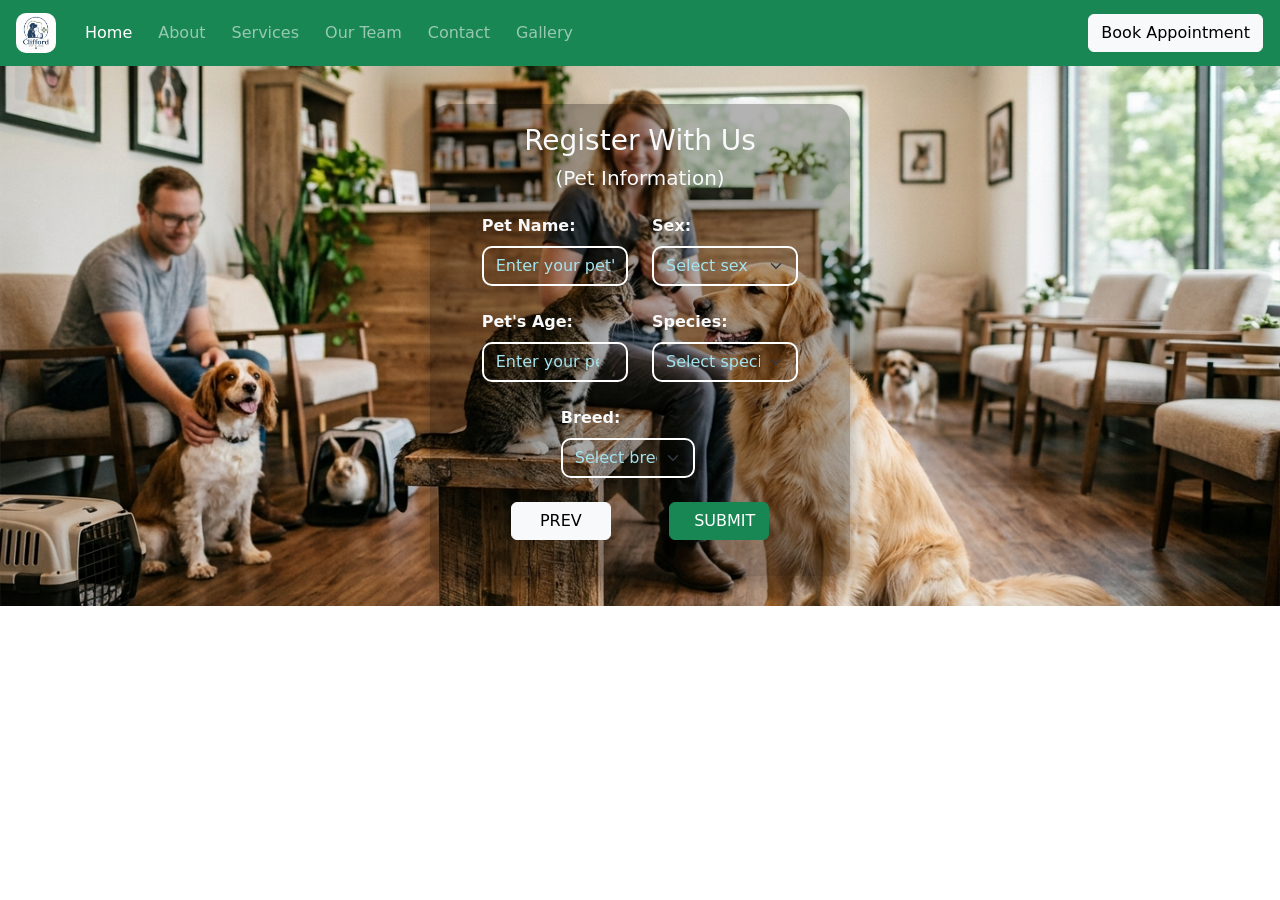
<file: register-pets.html>
<html lang="en">
<head>
    <meta charset="UTF-8">
    <meta name="viewport" content="width=device-width, initial-scale=1.0">
    <link rel="stylesheet"  href="assets/css/style.css">
    <link rel="stylesheet" href="https://cdnjs.cloudflare.com/ajax/libs/font-awesome/6.5.0/css/all.min.css">
    <link href="https://cdn.jsdelivr.net/npm/bootstrap@5.3.8/dist/css/bootstrap.min.css" rel="stylesheet">
    <link rel="stylesheet" href="https://cdn.jsdelivr.net/npm/bootstrap-icons@1.13.1/font/bootstrap-icons.min.css">
    <title>Vet clinic website/reg/pet</title>
    </head>
    <script src="https://cdn.jsdelivr.net/npm/bootstrap@5.3.0/dist/js/bootstrap.bundle.min.js"> </script>
    <body>
      <div class="preloader">
         <div class="loader"></div>
      </div>

 <nav class="navbar navbar-expand-lg navbar-dark bg-success">
     <div class="container-fluid">
    <a class="navbar-brand ms-1" href="#">
      <img class="logo" src="assets/images/logo.png" style="height: 40px;">
    </a>
    <button class="navbar-toggler" type="button" data-bs-toggle="collapse" data-bs-target="#navbarSupportedContent" aria-controls="navbarSupportedContent" aria-expanded="false" aria-label="Toggle navigation">
      <span class="navbar-toggler-icon"></span>
    </button>

    <div class=" collapse navbar-collapse" id="navbarSupportedContent">
      <ul class=" navbar-nav me-auto text-center">
        <li class="nav-item ">
          <a class="nav-link active" aria-current="page" href="index.html">Home</a>
        </li>
        <li class="nav-item">
          <a class="nav-link" href="#about">About</a>
        </li>
        <li class="nav-item">
          <a class="nav-link" href="#services">Services</a>
        </li>
        <li class="nav-item">
          <a class="nav-link" href="#ourteam">Our Team</a>
        </li>
        <li class="nav-item">
          <a class="nav-link" href="#contact">Contact</a>
        </li>
        <li class="nav-item">
          <a class="nav-link" href="#gallery">Gallery</a>
        </li>
        
       </ul>
       <ul class="navbar-nav text-center">
         <li class="nav-item">
          <li class="nav-item">
       <a href="appointment.html" class="btn btn-light">Book Appointment</a>
         </li>
       </ul>
       </div>
       </div>
    </nav>
    

   

<section class="pet-reg">

  <div class="container mt-2 text-light fw-bold pet">

    <div class="col-md-10 mx-auto">

      <h3 class="text-center">Register With Us</h3>
      <h5 class="text-center mb-4">(Pet Information)</h5>

      <form>

        <div class="row">

         
          <div class="col-6 mb-4">
            <label for="petName" class="form-label">Pet Name:</label>
            <input type="text" class="form-control control-2" id="petName"
                   placeholder="Enter your pet's name" required>
          </div>

         
          <div class="col-6 mb-4">
            <label for="sex" class="form-label">Sex:</label>
            <select class="form-select control-2" id="sex" required>
              <option selected disabled>Select sex</option>
              <option value="male">Male</option>
              <option value="female">Female</option>
            </select>
          </div>

         
          <div class="col-6 mb-4">
            <label for="petAge" class="form-label">Pet's Age:</label>
            <input type="number" class="form-control control-2" id="petAge"
                   placeholder="Enter your pet's age" required>
          </div>

         
          <div class="col-6 mb-4">
            <label for="species" class="form-label">Species:</label>
            <select class="form-select control-2" id="species" required>
              <option selected disabled>Select species</option>
              <option value="dog">Dog</option>
              <option value="cat">Cat</option>
              <option value="rabbit">Rabbit</option>
              <option value="bird">Bird</option>
              <option value="other">Others</option>
            </select>
          </div>

         <div class="row justify-content-center">
          <div class="col-6 mb-4  ">
            <label for="breed" class="form-label">Breed:</label>
            <select class="form-select control-2" id="breed" required>
              <option selected disabled>Select breed</option>
              <option value="german-shepherd">German Shepherd</option>
              <option value="labrador">Labrador Retriever</option>
              <option value="rottweiler">Rottweiler</option>
              <option value="bulldog">Bulldog</option>
              <option value="other">Others</option>
            </select>
          </div>
           </div>
        </div>

       
        <div class="text-center d-flex justify-content-around">

          <a href="register-client.html"
             class="btn btn-light mb-3 px-4 back-btn register-btn">
            PREV
          </a>

          <a href="login.html"
             class="btn btn-success mb-3 px-4 next-btn register-btn">
            SUBMIT
          </a>

        </div>

      </form>

    </div>
  </div>

</section>




    </body>
    </html>
</file>
<file: assets/css/style.css>
*{
    margin: 0;
    padding: 0;
}
html, body{
    overflow-x: hidden;
    width: 100%;
}
.logo{
    border-radius: 10px;
}





.preloader {
    position: fixed;
    top: 0;
    left: 0;
    width: 100%;
    height: 100vh;
    background: white;
    display: flex;
    justify-content: center;
    align-items: center;
    z-index: 9999;

    animation: hideLoader 1s ease 3s forwards;
}

.loader {
    width: 50px;
    height: 50px;
    border: 5px solid #ddd;
    border-top: 5px solid green;
    border-radius: 50%;
    animation: spin 1s linear infinite;
}

@keyframes spin {
    to {
        transform: rotate(360deg);
    }
}

@keyframes hideLoader {
    to {
        opacity: 0;
        visibility: hidden;
    }
}

.navbar-toggler[aria-expanded="true"] .navbar-toggler-icon {
  background-image: none;
  position: relative;
}

.navbar-toggler[aria-expanded="true"] .navbar-toggler-icon::before {
  content: "×";
  font-size: 30px;
  line-height: 1;
  color: black;
}
html{
    scroll-behavior: smooth;
}






@media (max-width: 576px){
     .carousel-caption {
         bottom: 20px;
     }
      .carousel-caption h5{
         font-size: 14px;
     }
     .carousel-caption .btn{
         font-size: 14px;
         padding: 8px 15px;
         margin-top: 15px;
     }

}


img{
    max-width: 100%;
}
.carousel-caption {
    top: 25%;
    left: 2% !important;
    bottom: auto;
    text-align: left;
    font-weight: bold;
}




    
.carousel-caption h5{
     color: #ffffff;
    font-size: 40px;
    margin-bottom: 7px;
}
.carousel-caption p{
    color: #ffffff;
    font-size: 15px;
    margin-top: 7px;

}
.carousel-item{
    height: 500px;
}
.carousel-item img{
    height: 500px;
    width: 100%;
    display: block;
    object-fit: cover;
}
.carousel-control-prev-icon,
.carousel-control-next-icon{
    width: 50px;
    height: 50px;
    background: green;
    border-radius: 50%;
    top: 50%;
    transform: translateY(-50%);
}
i{
    font-size: 20px;
    color:white;

}
.carousel-btn{
    width: 100px !important;
}
.doctor-btn{
    width: 110px !important;
}
.register-btn{
   width: 100px !important; 
}

.appointment{
    background-color: #f4f7f5;
     padding: 45px 0;
     margin-bottom: 23px !important; 
}

.booking{
   border-radius: 20px !important;
}

.about{
    background-color: #f4f7f5;
    padding: 45px 0;
   
}
.contact-main{
  background-color: #f4f7f5;
   padding: 45px 0;
   margin-top: 23px !important;
  
  

}
.contact{
     background-color: white;
     border: 1px solid white !important;
     max-width: 85% !important;
     border-radius: 10px;
   

} 
.contact-control{
 
    border: 3px solid #198754 !important;
}
   
    
    
 

  .card-img-top-1{
    border: 3px solid  #198754;
    height: 150px !important ; 
    width: 150px !important;
    object-fit: cover;
    border-radius: 50%;
    margin-left: auto !important;
    margin-right: auto !important;
    display: block;
    animation: swing 3s ease-in-out infinite alternate;
    transform-origin: top center;
  }
  @keyframes swing{
    0%{
        transform: rotate(-3deg);
    }
    100%{
        transform: rotate(3deg);
    }
  }





.control{
    border: 3px solid #198754 !important;
}

.gallery-box {
    width: 100%;
    overflow: hidden;
    border-radius: 10px;
    padding: 15px;
    border: 2px solid #198754;
}

.gallery-track {
    display: flex;
    gap: 15px;
    width: max-content;
    animation: galleryMove 25s linear infinite;
}

.gallery-track img {
    width: 250px;
    height: 200px;
    object-fit: cover;
    border-radius: 8px;
    flex-shrink: 0;
}

@keyframes galleryMove {
    from {
        transform: translateX(0);
    }

    to {
        transform: translateX(-50%);
    }
}


.client-reg{
    background-image: url(../images/backround-1.jpg);
    background-size: cover;
    background-position: center;
    background-repeat: no-repeat;
    padding: 30px 0 !important;

}
.client{
    max-width: 420px !important;
    width: 90% !important;
    padding: 20px !important;
    border-radius: 20px !important;
    background-color:rgba(0, 0, 0, 0.3);
    backdrop-filter:blur (10px);
    box-shadow: 0 8px 20px rgba(0,0,0,0.3);
    
}
.control-2{
    border-radius: 10px !important; 
    background-color: transparent !important; 
    border: 2px solid  white !important;
   
}
.control-2::placeholder,select.control-2{
    color:#a3e3ee !important;
    
}
.control-2:focus{
    color:  white !important;
}




.back-btn:hover{
    background-color: red !important;
    color:white !important;
}
.next-btn:hover{
  background-color:#00d8ff !important;
  color: black !important;
  box-shadow:  5px 5px 8px  rgb(241, 242, 243) !important;

}

.nav-item:hover{
  background-color:#1d5eb3 !important;
  color: rgb(247, 241, 241) !important;
  box-shadow:none;
  border: none !important;
  padding: 5px;
  border-radius: 10px;

}


.nav-item{
 
  padding: 5px;

}


.pet-reg{
   background-image: url(../images/backround-1.jpg);
    background-size: cover;
    background-position: center;
    background-repeat: no-repeat;
    padding: 30px 0;
}
.pet{
    max-width: 420px !important;
    width: 90% !important;
    padding: 20px !important;
    border-radius:20px !important;
    background-color:rgba(0, 0, 0, 0.3);
    backdrop-filter:blur (10px);
    box-shadow: 0 8px 20px rgba(0,0,0,0.3);
}

.login{
    background-image: url(../images/backround-1.jpg);
    background-size: cover;
    background-position: center;
    background-repeat: no-repeat;
    padding: 30px 0;
}
.log{
    padding: 60px;
    border-radius:20px !important;
    max-width: 420px !important;
    width: 90% !important;
    margin: 0 auto !important;
    background-color:rgba(0, 0, 0, 0.3);
    backdrop-filter:blur (10px);
    box-shadow: 0 8px 20px rgba(0,0,0,0.3)   
}
.user{
    display: flex;
    justify-content: center;
    padding: 15px !important;
    margin-bottom: 5px;
    
}
.user-icon{
 font-size: 60px;
}


.login-btn{
 border-radius: 20px !important;
}
.login-btn:hover{
   background-color:#00d8ff !important;
   color: black !important;
   box-shadow:  5px 5px 8px  rgb(241, 242, 243) !important;
}


.sidebar{
    background-color:#1a5099;
    min-height: 100vh;
    padding: 20px;
   
    
}
.cliff-font{
    font-size: 35px !important;
}
.sidebar-menu{
    display: flex;
    flex-direction: column;
    text-align: center;
     list-style: none !important;
     color:white ;
     gap: 10px;
     padding: 12px 20px;
     font-size: 16px;
}
.nav-link.active-1{
    background-color:#276dc5;
    padding: 5px;
    border-radius: 10px;
}
.line-break{
    margin-top: 100px !important;
}


.content{
    background-color: white;
}


.search-box{
    width: 50% !important;
    position: relative;
  
    
}
.search-box i{
    position: absolute;
    left: 15px;
    top: 50%;
    transform: translateY(-50%);
}
.search-box input{
    background-color: #f2f6fa;
    width: 100%;
    padding: 5px 10px 10px 40px;
    border: 1px solid  #f4f7f5;
    border-radius: 10px;
}

.admin-icon{
    border: 1px solid #dbe5ff;
    padding: 10px !important;
    border-radius: 50% !important;
    background-color:#dbe5ff ;   
}

.admin-icon i{
    font-size: 24px !important;
    color: #4376bb !important;
   
}
.body{
    background-color: #f3f9fd;
    padding: 10px !important;
}
.banner{
    display: flex;
    align-items: center !important;
    gap: 10%;
    background-color:#deeffd  ;
    padding: 3px 20px;
    width: 100%;
    border-radius: 10px;
    overflow: hidden;
}
.banner-head{
    font-size: 19px;
}
.bar-main{
    display: flex;
    flex-wrap: nowrap !important;
    gap: 10px !important;
    margin: 0;
    margin-top: 2px !important;
 
}
.bar-1{
    background-color: #fefdfd;
    border: 1px solid white;
    border-radius: 10px;
   
}
.bar-1-icon{
    display:flex;
    align-items:center ;
    justify-content: center;
    width: 40px !important;
    height: 40px !important;
    border: 1px solid #dbe5ff;
    border-radius: 50% !important;
     margin-left: 5px !important;
    background-color:#dbe5ff ;   
}

.bar-1-icon i{
     font-size: 24px !important;
}
.second-bar{
    background-color:#d3f2e4 ;
    border: 1px solid #d3f2e4  ;
}
.second-bar i{
    color: #109f66;
}
.third-bar{
    background-color:#fdedc4 ;
    border: 1px solid  #fdedc4 ;
}
.third-bar i{
    color: #f09e06;
}
.fourth-bar{
    background-color: #dacffd;
    border: 1x solid #dacffd;
}
.fourth-bar i{
    color:#6b36e8 ;
}
.table-main{
    display: flex;
    gap: 15px;
}
.table-1{
    border: 1px solid white;
    border-radius: 3px;
    background-color: white;
    

}
.table-2{
    border: 1px solid white;
    border-radius: 3px;
    background-color: white;
    
   
}
.table-head-1{
    background-color: #f0f4f8 !important;
}
.table-color-1{
    background-color: #d3f2e4 !important;
    color:#109f66 !important;
}
.table-color-2{
    background-color:#dbe5ff !important ;
    color: #177af8 !important;
}
.table-color-3{
    background-color:#fdedc4  !important ;
    color: #f09e06 !important ;
}
.table-main-2 {
    display: flex;
    gap: 10px;
    align-items: stretch;
    width: 100%;
}

.table-3 {
    flex: 2;
    min-width: 0;
    background-color: white;
     padding: 10px;
}

.progress-card {
    flex: 1;
    padding: 20px;
    background: #fff;
    border-radius: 5px,
}
.progress-header{
    display: flex;
    justify-content: space-between;
}
.progress-bar-1{
    background-color:#328efd ;
}
.progress-bar-2{
    background-color:#43bf8c ;
}
.progress-bar-3{
    background-color: #fec60f;
}
.progress-bar-4{
    background-color: #9865fb;
}





/* ==============================
   DASHBOARD: TABLET
   ============================== */
@media (max-width: 991.98px) {

    .sidebar {
        padding: 15px;
        min-height: 100%;
    }

    .sidebar h4 {
        font-size: 16px;
    }

    .sidebar-menu {
        padding: 12px 5px;
        font-size: 14px;
    }

    .line-break {
        margin-top: 40px !important;
    }

    .content {
        min-width: 0;
    }

    .body {
        min-width: 0;
    }

    .banner {
        gap: 15px;
        justify-content: space-between;
    }

    .bar-main {
        display: grid !important;
        grid-template-columns: repeat(2, minmax(0, 1fr)) !important;
        gap: 10px !important;
        width: 100%;
        margin-left: 0;
        margin-right: 0;
       
    }

    .bar-1 {
        min-width: 0;
        padding: 10px 5px;
    }

    .bar-1 h6 {
        font-size: 12px;
    }

    .table-main {
        display: flex;
        flex-direction: column;
        gap: 15px;
        min-width: 0;
    }

    .table-1,
    .table-2 {
        width: 100%;
        min-width: 0;
        overflow-x: auto;
    }

    .table-1 table {
        min-width: 600px;
    }

    .table-2 table {
        min-width: 400px;
    }

    .table-main-2 {
        display: flex;
        flex-direction: column;
        gap: 15px;
        min-width: 0;
    }

    .table-3,
    .progress-card {
        width: 100%;
        min-width: 0;
        flex: auto;
        overflow-x: auto;
    }

    .table-3 table {
        min-width: 550px;
    }
}


/* ==============================
   DASHBOARD: MOBILE
   ============================== */
@media (max-width: 767.98px) {

    /* Sidebar */
    .sidebar {
        min-height: auto;
        padding: 15px;
        margin-bottom: 10px;
    }

    .sidebar-menu {
        gap: 5px !important;
        padding: 10px 0;
        text-align: left;
    }

    .sidebar-menu .nav-link {
        padding: 8px;
    }

   
    /* Search and admin header */
    .content > .d-flex {
        gap: 10px;
        flex-wrap: wrap;
    }

    .search-box {
        width: 100% !important;
        flex: 1;
        min-width: 0;
    }

    .search-box input {
        box-sizing: border-box;
        font-size: 12px;
    }

    .admin-icon {
        padding: 7px !important;
    }

    .admin-icon i {
        font-size: 18px !important;
    }

    /* Dashboard background */
    .body {
        padding: 8px !important;
        min-width: 0;
    }

    /* Welcome banner */
    .banner {
        gap: 10px;
        justify-content: space-between;
        padding: 12px;
    }

    .banner-head {
        font-size: 15px;
    }

    .banner-img {
        width: 60px;
        flex-shrink: 0;
    }

    .banner-end {
        font-size: 11px;
        margin-bottom: 0;
    }

    /* Four summary cards */
    .bar-main {
        display: grid !important;
        grid-template-columns: 1fr 1fr !important;
        flex-wrap: wrap !important;
        gap: 5px !important;
        margin-top: 5px !important;
    }

    .bar-1 {
        display: flex;
        align-items: center;
        gap: 8px !important;
        padding: 10px 5px;
        min-width: 0;
    }

    .bar-1-icon {
        width: 32px !important;
        height: 32px !important;
        flex-shrink: 0;
        margin-left: 0 !important;
    }

    .bar-1-icon i {
        font-size: 17px !important;
    }

    .bar-1 > div {
        min-width: 0;
        margin-top: 0 !important;
    }

    .bar-1 h6 {
        font-size: 11px;
        overflow-wrap: break-word;
    }

    .bar-1 p {
        font-size: 16px;
        margin-bottom: 0;
    }

    /* Appointment tables */
    .table-main {
        display: flex;
        flex-direction: column;
        gap: 15px;
        width: 100%;
    }

    .table-1,
    .table-2,
    .table-3 {
        width: 100%;
        max-width: 100%;
        min-width: 0;
        overflow-x: auto;
        -webkit-overflow-scrolling: touch;
    }

    .table-1 table {
        min-width: 600px;
    }

    .table-2 table {
        min-width: 400px;
    }

    .table {
        font-size: 12px;
        margin-bottom: 0;
    }

    .table th,
    .table td {
        padding: 8px;
        white-space: nowrap;
    }

    /* Recent patients and pet types */
    .table-main-2 {
        display: flex;
        flex-direction: column;
        align-items: stretch;
        gap: 15px;
        width: 100%;
        min-width: 0;
    }

    .table-3 {
        flex: none;
        padding: 8px;
    }

    .table-3 table {
        min-width: 550px;
    }

    .progress-card {
        flex: none;
        width: 100%;
        min-width: 0;
        padding: 15px;
        box-sizing: border-box;
    }

    .progress-header {
        display: flex;
        justify-content: space-between;
        align-items: center;
    }

    .progress-header h6 {
        margin-bottom: 0;
    }
}


/* ==============================
   DASHBOARD: SMALL PHONES
   ============================== */
@media (max-width: 400px) {

   

    .banner-head {
        font-size: 13px;
    }

    .banner {
        gap: 8px;
        padding: 10px;
    }

    .sidebar h4 {
        font-size: 14px;
    }

    .bar-1 h6 {
        font-size: 12px;
    }
}
</file>
